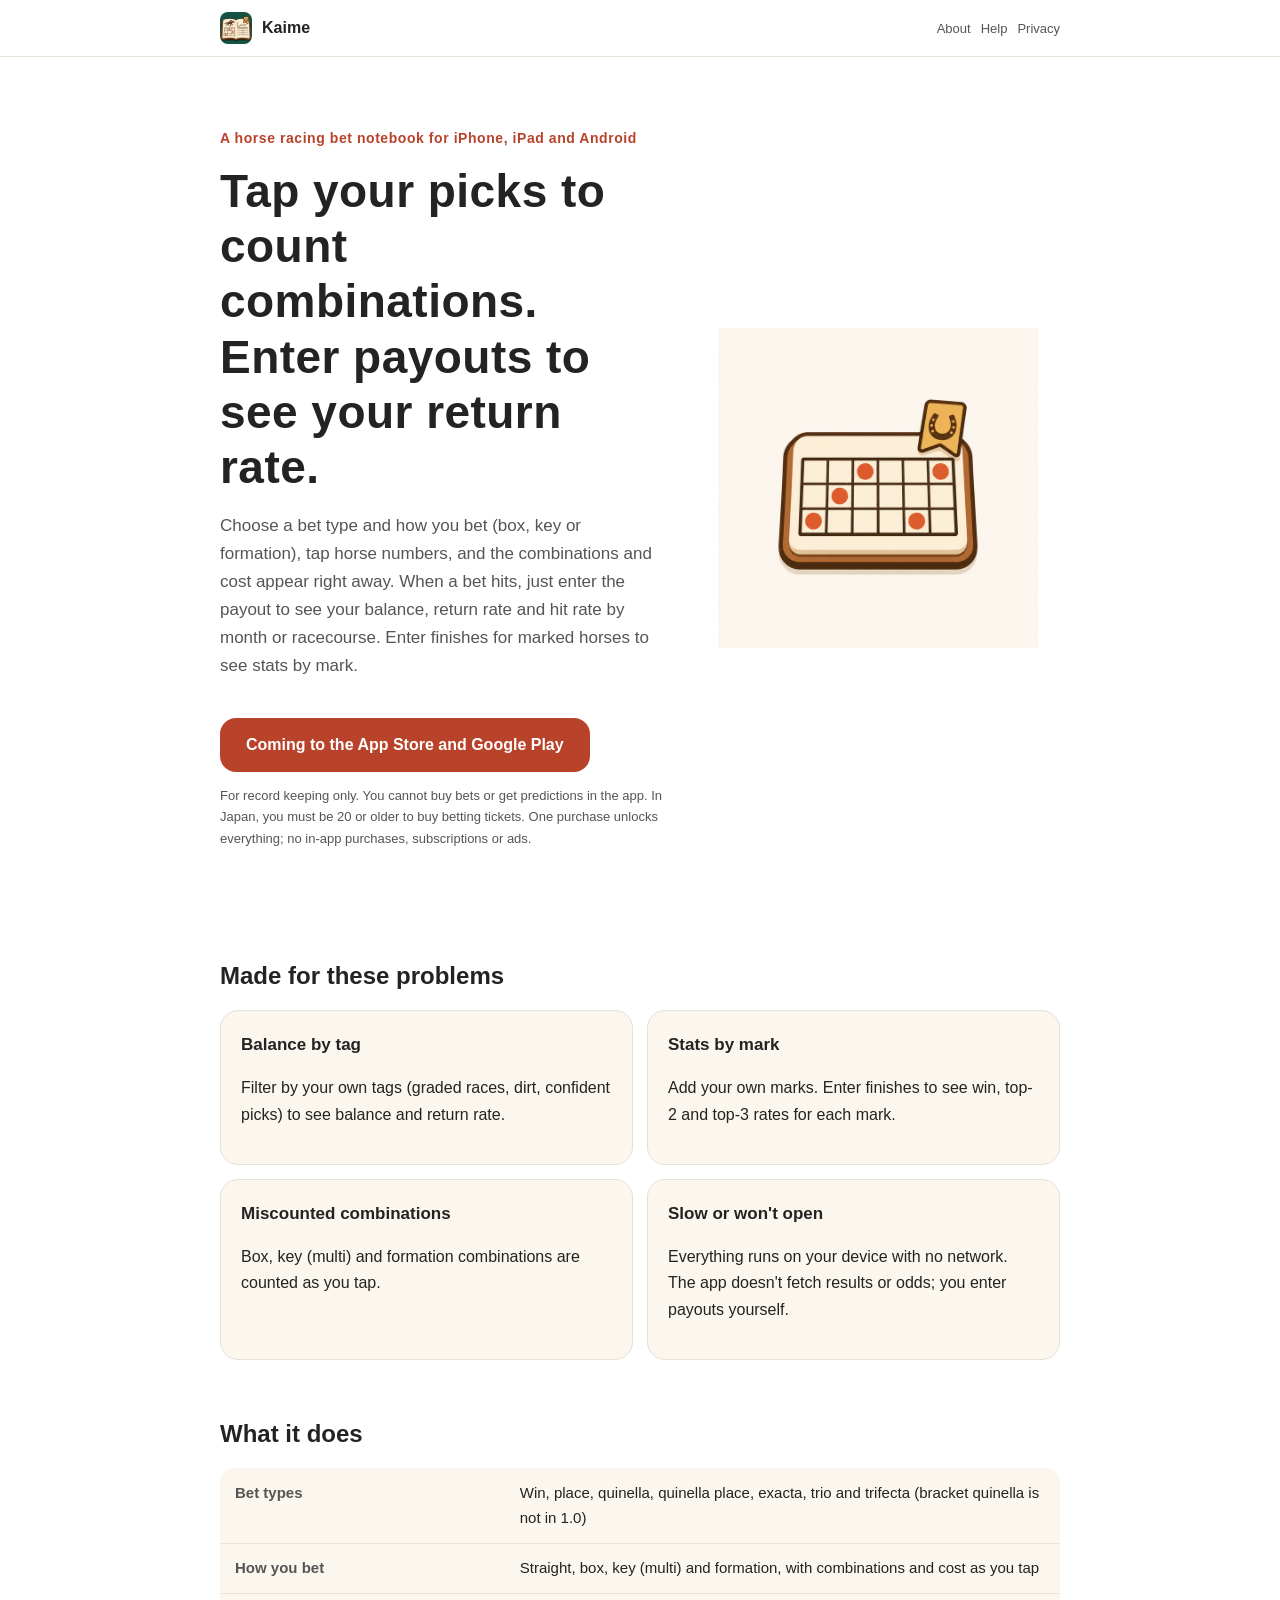
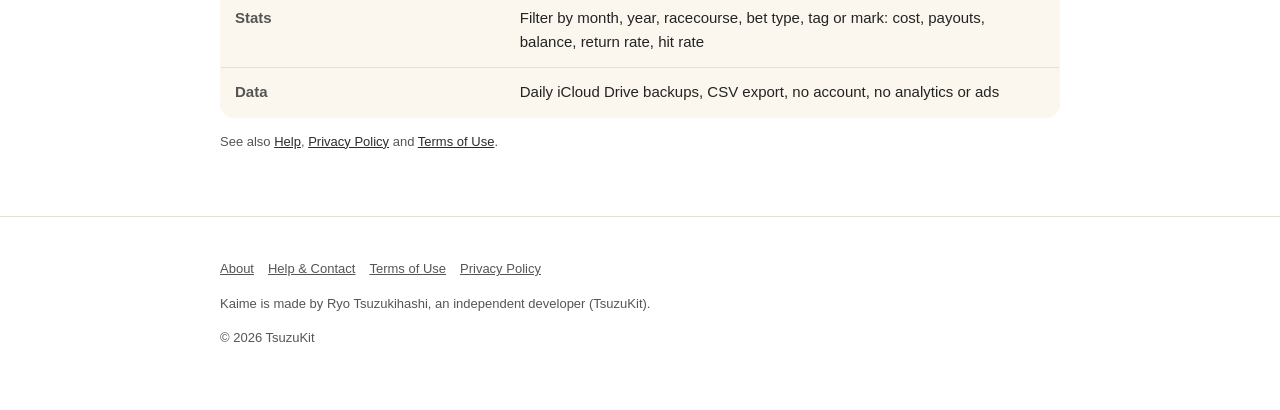
<file: index.html>
<!DOCTYPE html>
<html lang="ja" data-title-ja="かいめ｜馬券の収支と点数・印の成績" data-title-en="Kaime | Horse racing bet log">
<head>
<meta charset="UTF-8">
<meta name="viewport" content="width=device-width, initial-scale=1">
<script>(function(){var l=navigator.languages&&navigator.languages.length?navigator.languages:[navigator.language||"ja"],p="en";for(var i=0;i<l.length;i++){var c=String(l[i]).toLowerCase();if(c.indexOf("ja")===0){p="ja";break}if(c.indexOf("en")===0){p="en";break}}var d=document.documentElement;d.lang=p;var t=d.getAttribute("data-title-"+p);if(t){document.title=t}})();</script>
<title>かいめ｜馬券の収支と点数・印の成績</title>
<meta name="description" content="競馬の買い目と収支を記録する帳面。点数と購入額がその場で出て、払戻を入れると回収率。印ごとの成績も。馬券は買えません。買い切り・広告なし。 / A notebook for your horse racing bets and balance. Combinations and cost appear as you pick, and the return rate once you enter payouts. Mark stats too. No betting in the app. One purchase, no ads.">
<meta property="og:title" content="かいめ｜馬券の収支と点数・印の成績">
<meta property="og:description" content="競馬の買い目と収支を記録する帳面。点数と購入額がその場で出て、払戻を入れると回収率。印ごとの成績も。馬券は買えません。買い切り・広告なし。">
<meta property="og:type" content="website">
<meta property="og:url" content="https://kaime.tsuzukit.com/">
<meta property="og:image" content="https://kaime.tsuzukit.com/assets/og.jpg">
<link rel="icon" href="assets/icon.png">
<link rel="apple-touch-icon" href="assets/icon.png">
<link rel="stylesheet" href="style.css">
</head>
<body>
<div data-l="ja" lang="ja">
<header class="site"><div class="wrap">
<a class="brand" href="./"><img src="assets/icon.png" alt="" width="32" height="32">かいめ</a>
<nav class="site"><a href="./">紹介</a><a href="support.html">使い方</a><a href="privacy.html">プライバシー</a></nav>
</div></header>
<main class="wrap">
<section class="hero">
<div>
<p class="eyebrow">iPhone・iPad・Android の馬券の帳面</p>
<h1>買い目を押すと点数が出る。<br>払戻を入れると回収率。</h1>
<p class="lead">券種と買い方（ボックス・ながし・フォーメーション）を選んで馬番を押すと、点数と購入額がその場で出ます。当たったら払戻を入れるだけで、月や競馬場ごとの収支・回収率・的中率が分かります。印を付けた馬の着順を入れれば、印ごとの成績も。</p>
<a class="cta" href="#store" id="store">App Store・Google Play で配信予定</a>
<p class="note">記録のためのアプリです。馬券を買うこと・予想はできません。日本では馬券の購入は 20 歳からです。買い切りで全部の機能が使え、アプリ内課金・サブスクリプション・広告はありません。</p>
</div>
<img src="assets/hero.jpg" alt="帳面に買い目と印を書きこむイラスト" width="360">
</section>

<h2>こんな困りごとのために</h2>
<div class="grid two">
<div class="card"><h3>タグで収支を見たい</h3><p>重賞・ダート・自信ありなど、自由なタグで絞って収支と回収率を出します。</p></div>
<div class="card"><h3>印ごとの成績が知りたい</h3><p>印は自分で足せます。着順を入れると、印ごとの勝率・連対率・複勝率が出ます。</p></div>
<div class="card"><h3>点数の数え間違い</h3><p>ボックス・ながし（マルチ）・フォーメーションの点数を、馬番を押したその場で数えます。</p></div>
<div class="card"><h3>重い・開かない</h3><p>通信せず、端末の中だけで動きます。結果やオッズは取りに行かず、払戻は自分で入れます。</p></div>
</div>

<h2>できること</h2>
<table>
<tr><th>券種</th><td>単勝・複勝・馬連・ワイド・馬単・3連複・3連単（枠連は 1.0 では扱いません）</td></tr>
<tr><th>買い方</th><td>通常・ボックス・ながし（マルチ）・フォーメーション。点数と購入額をその場で</td></tr>
<tr><th>集計</th><td>月・年・競馬場・券種・タグ・印で絞って、購入・払戻・収支・回収率・的中率</td></tr>
<tr><th>データ</th><td>iCloud Drive の毎日の控え・CSV の書き出し・アカウントなし・解析と広告なし</td></tr>
</table>
<p class="note"><a href="support.html">使い方</a>・<a href="privacy.html">プライバシーポリシー</a>・<a href="terms.html">利用規約</a>もご覧ください。</p>
</main>
<footer class="site"><div class="wrap">
<p><a href="./">紹介</a><a href="support.html">使い方とお問い合わせ</a><a href="terms.html">利用規約</a><a href="privacy.html">プライバシーポリシー</a></p>
<p>かいめは、個人開発者の續橋涼（TsuzuKit）が作っているアプリです。</p>
<p>© 2026 TsuzuKit</p>
</div></footer>
</div>
<div data-l="en" lang="en">
<header class="site"><div class="wrap">
<a class="brand" href="./"><img src="assets/icon.png" alt="" width="32" height="32">Kaime</a>
<nav class="site"><a href="./">About</a><a href="support.html">Help</a><a href="privacy.html">Privacy</a></nav>
</div></header>
<main class="wrap">
<section class="hero">
<div>
<p class="eyebrow">A horse racing bet notebook for iPhone, iPad and Android</p>
<h1>Tap your picks to count combinations.<br>Enter payouts to see your return rate.</h1>
<p class="lead">Choose a bet type and how you bet (box, key or formation), tap horse numbers, and the combinations and cost appear right away. When a bet hits, just enter the payout to see your balance, return rate and hit rate by month or racecourse. Enter finishes for marked horses to see stats by mark.</p>
<a class="cta" href="#store" id="store">Coming to the App Store and Google Play</a>
<p class="note">For record keeping only. You cannot buy bets or get predictions in the app. In Japan, you must be 20 or older to buy betting tickets. One purchase unlocks everything; no in-app purchases, subscriptions or ads.</p>
</div>
<img src="assets/hero.jpg" alt="Illustration of writing bets and marks in a notebook" width="360">
</section>

<h2>Made for these problems</h2>
<div class="grid two">
<div class="card"><h3>Balance by tag</h3><p>Filter by your own tags (graded races, dirt, confident picks) to see balance and return rate.</p></div>
<div class="card"><h3>Stats by mark</h3><p>Add your own marks. Enter finishes to see win, top-2 and top-3 rates for each mark.</p></div>
<div class="card"><h3>Miscounted combinations</h3><p>Box, key (multi) and formation combinations are counted as you tap.</p></div>
<div class="card"><h3>Slow or won't open</h3><p>Everything runs on your device with no network. The app doesn't fetch results or odds; you enter payouts yourself.</p></div>
</div>

<h2>What it does</h2>
<table>
<tr><th>Bet types</th><td>Win, place, quinella, quinella place, exacta, trio and trifecta (bracket quinella is not in 1.0)</td></tr>
<tr><th>How you bet</th><td>Straight, box, key (multi) and formation, with combinations and cost as you tap</td></tr>
<tr><th>Stats</th><td>Filter by month, year, racecourse, bet type, tag or mark: cost, payouts, balance, return rate, hit rate</td></tr>
<tr><th>Data</th><td>Daily iCloud Drive backups, CSV export, no account, no analytics or ads</td></tr>
</table>
<p class="note">See also <a href="support.html">Help</a>, <a href="privacy.html">Privacy Policy</a> and <a href="terms.html">Terms of Use</a>.</p>
</main>
<footer class="site"><div class="wrap">
<p><a href="./">About</a><a href="support.html">Help & Contact</a><a href="terms.html">Terms of Use</a><a href="privacy.html">Privacy Policy</a></p>
<p>Kaime is made by Ryo Tsuzukihashi, an independent developer (TsuzuKit).</p>
<p>© 2026 TsuzuKit</p>
</div></footer>
</div>
</body>
</html>
</file>
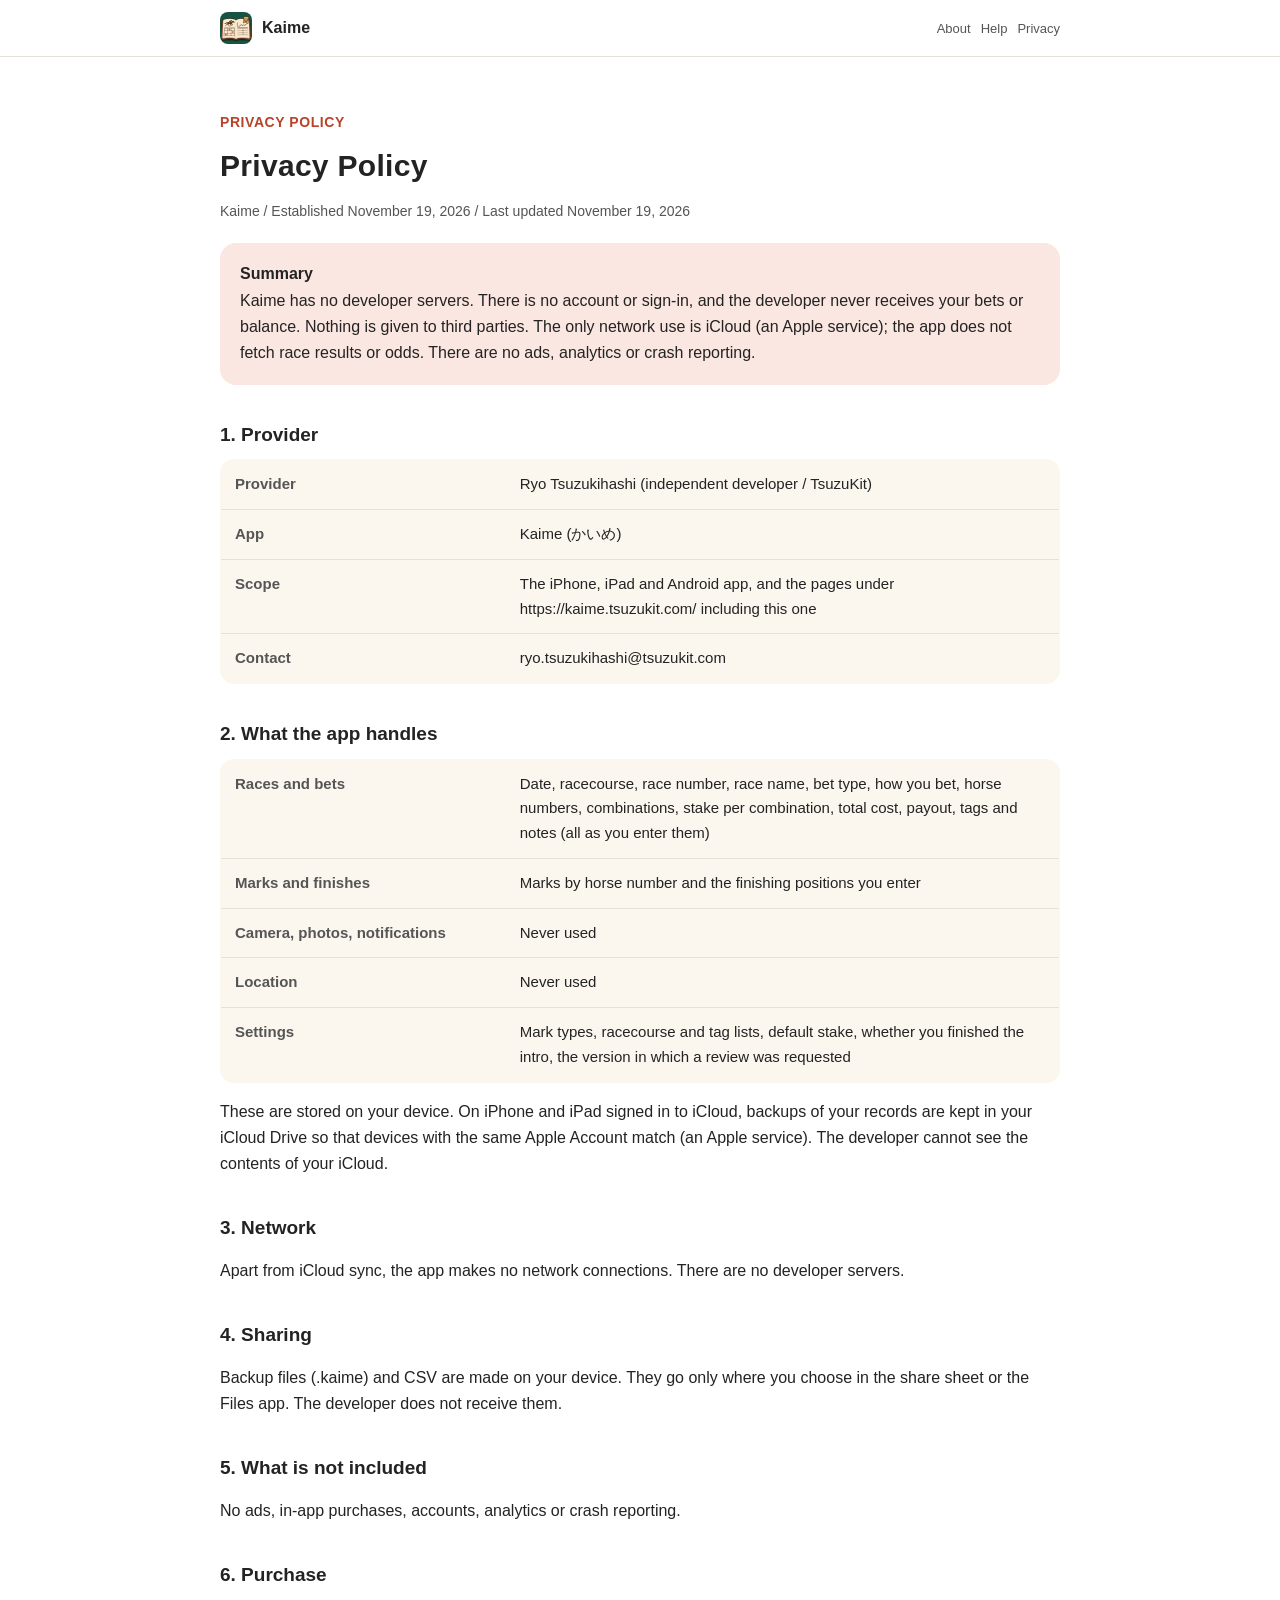
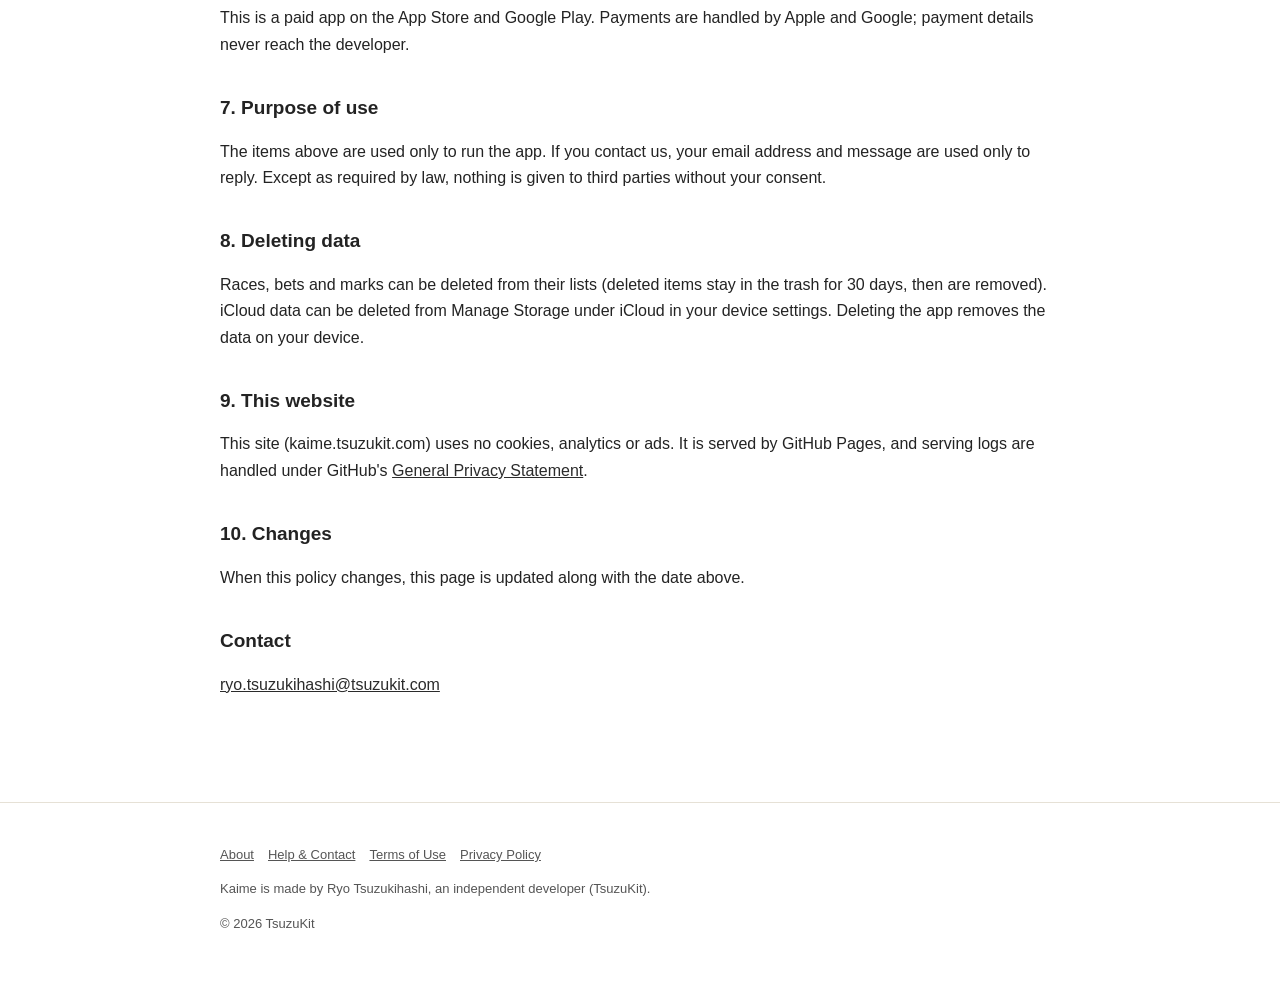
<file: privacy.html>
<!DOCTYPE html>
<html lang="ja" data-title-ja="プライバシーポリシー - かいめ" data-title-en="Privacy Policy - Kaime">
<head>
<meta charset="UTF-8">
<meta name="viewport" content="width=device-width, initial-scale=1">
<script>(function(){var l=navigator.languages&&navigator.languages.length?navigator.languages:[navigator.language||"ja"],p="en";for(var i=0;i<l.length;i++){var c=String(l[i]).toLowerCase();if(c.indexOf("ja")===0){p="ja";break}if(c.indexOf("en")===0){p="en";break}}var d=document.documentElement;d.lang=p;var t=d.getAttribute("data-title-"+p);if(t){document.title=t}})();</script>
<title>プライバシーポリシー - かいめ</title>
<meta name="description" content="かいめのプライバシーポリシー。開発者は個人情報を集めません。買い目と収支の記録は端末の外に送りません。 / Privacy Policy for Kaime. The developer collects no personal information. Your bets and balance never leave your device.">
<meta property="og:title" content="プライバシーポリシー - かいめ">
<meta property="og:description" content="かいめのプライバシーポリシー。開発者は個人情報を集めません。買い目と収支の記録は端末の外に送りません。">
<meta property="og:type" content="website">
<meta property="og:url" content="https://kaime.tsuzukit.com/privacy.html">
<meta property="og:image" content="https://kaime.tsuzukit.com/assets/og.jpg">
<link rel="icon" href="assets/icon.png">
<link rel="apple-touch-icon" href="assets/icon.png">
<link rel="stylesheet" href="style.css">
</head>
<body>
<div data-l="ja" lang="ja">
<header class="site"><div class="wrap">
<a class="brand" href="./"><img src="assets/icon.png" alt="" width="32" height="32">かいめ</a>
<nav class="site"><a href="./">紹介</a><a href="support.html">使い方</a><a href="privacy.html">プライバシー</a></nav>
</div></header>
<main class="wrap">
<article class="doc">
<p class="eyebrow">PRIVACY POLICY</p>
<h1>プライバシーポリシー</h1>
<p class="meta">かいめ／制定日 2026年11月19日／改定日 2026年11月19日</p>
<div class="summary"><strong>このポリシーの要旨</strong><br>かいめは、開発者のサーバーを持たないアプリです。アカウント登録やログインはなく、開発者があなたの買い目や収支の記録を受け取ることはありません。第三者に渡すこともありません。通信は iCloud（Apple のサービス）だけで、レースの結果やオッズを取りに行くこともありません。広告、分析ツール、クラッシュを報告する仕組みは入れていません。</div>
<h2>1. 提供者</h2>
<table>
<tr><th>提供者</th><td>續橋涼（個人開発者 / TsuzuKit）</td></tr>
<tr><th>アプリ名</th><td>かいめ（英語名 Kaime）</td></tr>
<tr><th>対象</th><td>iPhone・iPad・Android 向けアプリと、このページを含む https://kaime.tsuzukit.com/ 配下のページ</td></tr>
<tr><th>連絡先</th><td>ryo.tsuzukihashi@tsuzukit.com</td></tr>
</table>
<h2>2. アプリが扱うもの</h2>
<table>
<tr><th>レースと買い目の記録</th><td>日付・競馬場・何レース・レース名・券種・買い方・馬番・点数・1点の額・購入額・払戻・タグ・メモ（どれもあなたが入れたもの）</td></tr>
<tr><th>印と着順</th><td>馬番ごとの印と、あなたが入れた着順</td></tr>
<tr><th>カメラ・写真・通知</th><td>使いません</td></tr>
<tr><th>位置</th><td>使いません</td></tr>
<tr><th>アプリの設定</th><td>印の種類・競馬場とタグの一覧・1点の額の既定・案内を終えたかどうか・レビューのお願いを出した版</td></tr>
</table>
<p>これらは端末の中に保存します。iCloud に入っている iPhone・iPad では、記録の控えをあなたの iCloud Drive に置き、同じ Apple アカウントの端末でそろえます（Apple のサービス）。開発者は、あなたの iCloud の中身を見ることはできません。</p>
<h2>3. 通信</h2>
<p>iCloud との同期のほかに、通信はしません。開発者のサーバーはありません。</p>
<h2>4. 書き出し</h2>
<p>控えのファイル（.kaime）と CSV は端末の中で作ります。送り先は、あなたが共有の画面やファイル App で選んだ場所です。開発者には届きません。</p>
<h2>5. 入れていないもの</h2>
<p>広告・アプリ内課金・アカウント登録・分析ツール・クラッシュの報告は入れていません。</p>
<h2>6. 購入</h2>
<p>本アプリは App Store と Google Play の有料アプリです。お支払いは Apple・Google が処理し、支払いの情報は開発者には届きません。</p>
<h2>7. 情報を使う目的</h2>
<p>上のものは、アプリを動かすためだけに使います。お問い合わせをいただいたときは、メールアドレスと内容をお返事のためだけに使います。法令にもとづく場合を除き、本人の同意なく第三者に渡すことはありません。</p>
<h2>8. 消したいとき</h2>
<p>レース・買い目・印は、それぞれの一覧から消せます（消したものはゴミ箱に30日残り、そのあと消えます）。iCloud の記録は、端末の設定の iCloud の「ストレージを管理」から消せます。アプリを消すと、端末の中のデータは消えます。</p>
<h2>9. このウェブサイトについて</h2>
<p>このサイト（kaime.tsuzukit.com）は、Cookie も、アクセスを計測する仕組みも、広告も使っていません。サイトは GitHub Pages で配信しており、配信の記録は GitHub の <a href="https://docs.github.com/ja/site-policy/privacy-policies/github-general-privacy-statement">プライバシーについての声明</a> に沿って扱われます。</p>
<h2>10. 改定</h2>
<p>このポリシーを変えるときは、このページを書きかえ、上の改定日を新しくします。</p>
<h2>お問い合わせ</h2>
<p><a href="mailto:ryo.tsuzukihashi@tsuzukit.com">ryo.tsuzukihashi@tsuzukit.com</a></p>
</article>
</main>
<footer class="site"><div class="wrap">
<p><a href="./">紹介</a><a href="support.html">使い方とお問い合わせ</a><a href="terms.html">利用規約</a><a href="privacy.html">プライバシーポリシー</a></p>
<p>かいめは、個人開発者の續橋涼（TsuzuKit）が作っているアプリです。</p>
<p>© 2026 TsuzuKit</p>
</div></footer>
</div>
<div data-l="en" lang="en">
<header class="site"><div class="wrap">
<a class="brand" href="./"><img src="assets/icon.png" alt="" width="32" height="32">Kaime</a>
<nav class="site"><a href="./">About</a><a href="support.html">Help</a><a href="privacy.html">Privacy</a></nav>
</div></header>
<main class="wrap">
<article class="doc">
<p class="eyebrow">PRIVACY POLICY</p>
<h1>Privacy Policy</h1>
<p class="meta">Kaime / Established November 19, 2026 / Last updated November 19, 2026</p>
<div class="summary"><strong>Summary</strong><br>Kaime has no developer servers. There is no account or sign-in, and the developer never receives your bets or balance. Nothing is given to third parties. The only network use is iCloud (an Apple service); the app does not fetch race results or odds. There are no ads, analytics or crash reporting.</div>
<h2>1. Provider</h2>
<table>
<tr><th>Provider</th><td>Ryo Tsuzukihashi (independent developer / TsuzuKit)</td></tr>
<tr><th>App</th><td>Kaime (かいめ)</td></tr>
<tr><th>Scope</th><td>The iPhone, iPad and Android app, and the pages under https://kaime.tsuzukit.com/ including this one</td></tr>
<tr><th>Contact</th><td>ryo.tsuzukihashi@tsuzukit.com</td></tr>
</table>
<h2>2. What the app handles</h2>
<table>
<tr><th>Races and bets</th><td>Date, racecourse, race number, race name, bet type, how you bet, horse numbers, combinations, stake per combination, total cost, payout, tags and notes (all as you enter them)</td></tr>
<tr><th>Marks and finishes</th><td>Marks by horse number and the finishing positions you enter</td></tr>
<tr><th>Camera, photos, notifications</th><td>Never used</td></tr>
<tr><th>Location</th><td>Never used</td></tr>
<tr><th>Settings</th><td>Mark types, racecourse and tag lists, default stake, whether you finished the intro, the version in which a review was requested</td></tr>
</table>
<p>These are stored on your device. On iPhone and iPad signed in to iCloud, backups of your records are kept in your iCloud Drive so that devices with the same Apple Account match (an Apple service). The developer cannot see the contents of your iCloud.</p>
<h2>3. Network</h2>
<p>Apart from iCloud sync, the app makes no network connections. There are no developer servers.</p>
<h2>4. Sharing</h2>
<p>Backup files (.kaime) and CSV are made on your device. They go only where you choose in the share sheet or the Files app. The developer does not receive them.</p>
<h2>5. What is not included</h2>
<p>No ads, in-app purchases, accounts, analytics or crash reporting.</p>
<h2>6. Purchase</h2>
<p>This is a paid app on the App Store and Google Play. Payments are handled by Apple and Google; payment details never reach the developer.</p>
<h2>7. Purpose of use</h2>
<p>The items above are used only to run the app. If you contact us, your email address and message are used only to reply. Except as required by law, nothing is given to third parties without your consent.</p>
<h2>8. Deleting data</h2>
<p>Races, bets and marks can be deleted from their lists (deleted items stay in the trash for 30 days, then are removed). iCloud data can be deleted from Manage Storage under iCloud in your device settings. Deleting the app removes the data on your device.</p>
<h2>9. This website</h2>
<p>This site (kaime.tsuzukit.com) uses no cookies, analytics or ads. It is served by GitHub Pages, and serving logs are handled under GitHub's <a href="https://docs.github.com/en/site-policy/privacy-policies/github-general-privacy-statement">General Privacy Statement</a>.</p>
<h2>10. Changes</h2>
<p>When this policy changes, this page is updated along with the date above.</p>
<h2>Contact</h2>
<p><a href="mailto:ryo.tsuzukihashi@tsuzukit.com">ryo.tsuzukihashi@tsuzukit.com</a></p>
</article>
</main>
<footer class="site"><div class="wrap">
<p><a href="./">About</a><a href="support.html">Help & Contact</a><a href="terms.html">Terms of Use</a><a href="privacy.html">Privacy Policy</a></p>
<p>Kaime is made by Ryo Tsuzukihashi, an independent developer (TsuzuKit).</p>
<p>© 2026 TsuzuKit</p>
</div></footer>
</div>
</body>
</html>
</file>
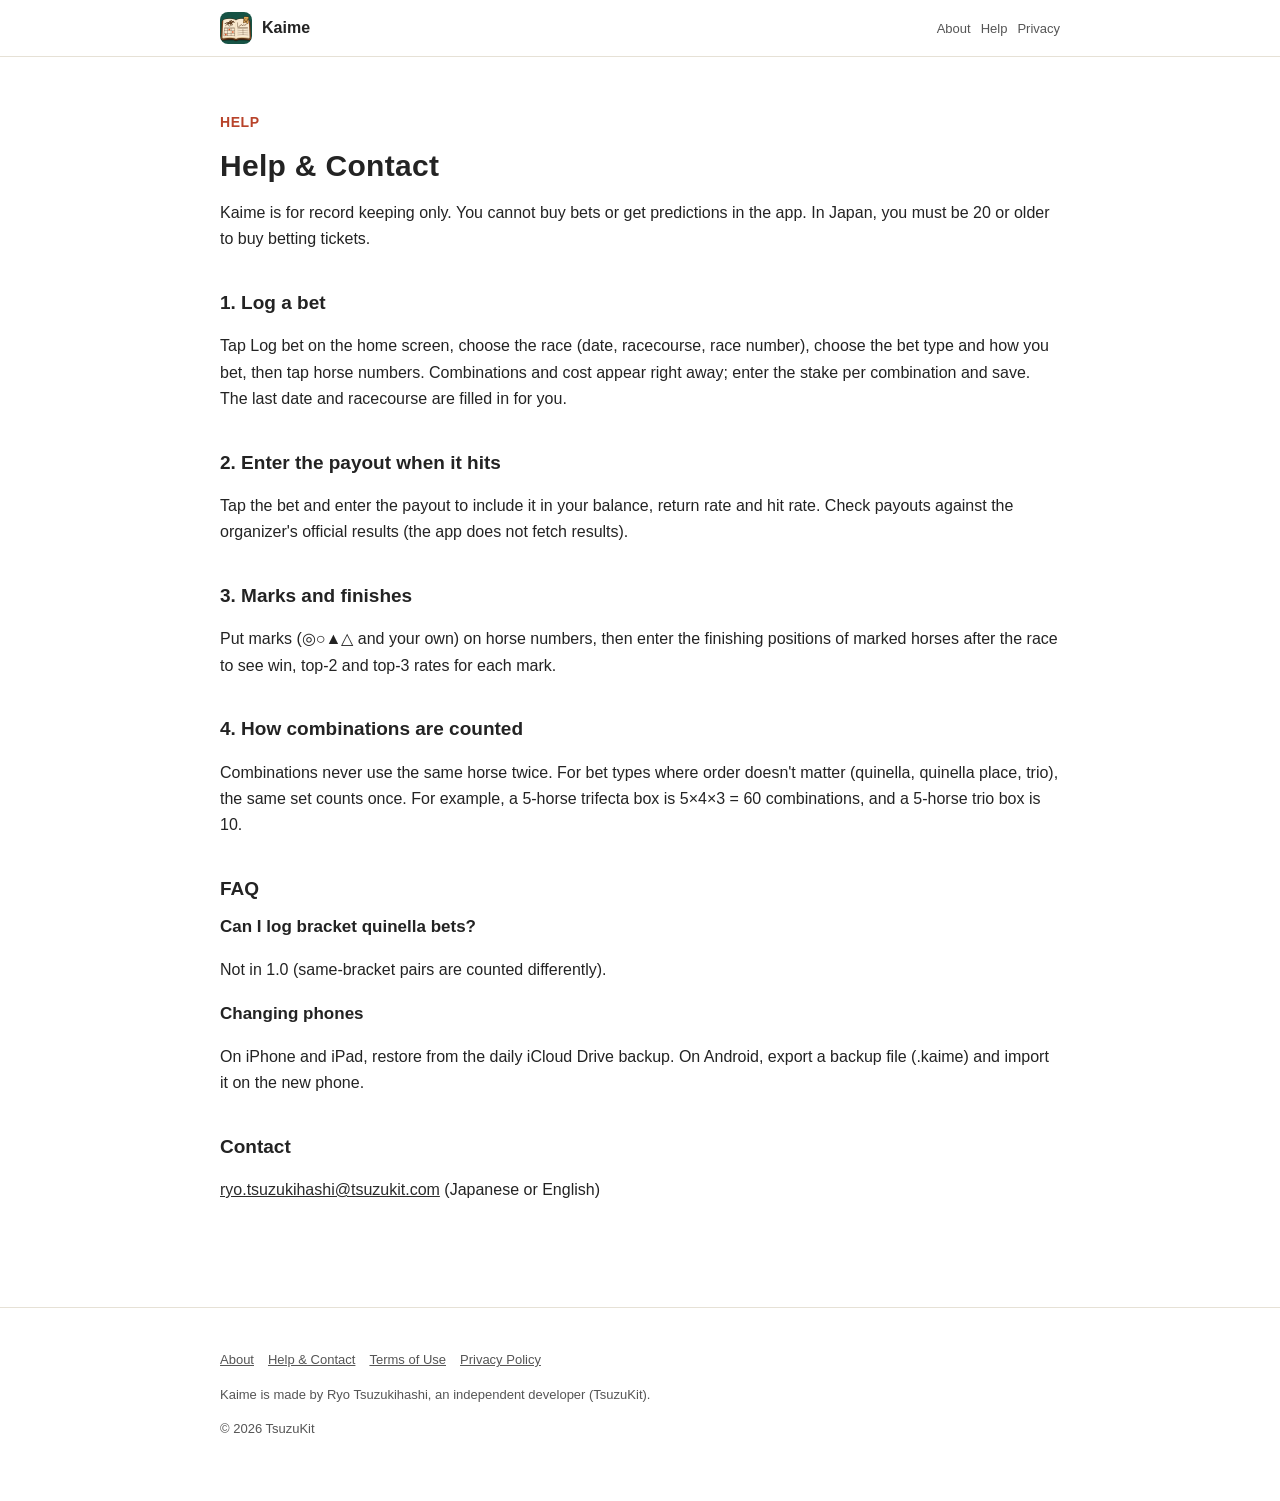
<file: support.html>
<!DOCTYPE html>
<html lang="ja" data-title-ja="使い方とお問い合わせ - かいめ" data-title-en="Help &amp; Contact - Kaime">
<head>
<meta charset="UTF-8">
<meta name="viewport" content="width=device-width, initial-scale=1">
<script>(function(){var l=navigator.languages&&navigator.languages.length?navigator.languages:[navigator.language||"ja"],p="en";for(var i=0;i<l.length;i++){var c=String(l[i]).toLowerCase();if(c.indexOf("ja")===0){p="ja";break}if(c.indexOf("en")===0){p="en";break}}var d=document.documentElement;d.lang=p;var t=d.getAttribute("data-title-"+p);if(t){document.title=t}})();</script>
<title>使い方とお問い合わせ - かいめ</title>
<meta name="description" content="かいめの使い方（買い目の記録・点数の数え方・払戻・印と着順・集計）とよくあるご質問、お問い合わせ。 / How to use Kaime (logging bets, how combinations are counted, payouts, marks and finishes, stats), FAQ and contact.">
<meta property="og:title" content="使い方とお問い合わせ - かいめ">
<meta property="og:description" content="かいめの使い方（買い目の記録・点数の数え方・払戻・印と着順・集計）とよくあるご質問、お問い合わせ。">
<meta property="og:type" content="website">
<meta property="og:url" content="https://kaime.tsuzukit.com/support.html">
<meta property="og:image" content="https://kaime.tsuzukit.com/assets/og.jpg">
<link rel="icon" href="assets/icon.png">
<link rel="apple-touch-icon" href="assets/icon.png">
<link rel="stylesheet" href="style.css">
</head>
<body>
<div data-l="ja" lang="ja">
<header class="site"><div class="wrap">
<a class="brand" href="./"><img src="assets/icon.png" alt="" width="32" height="32">かいめ</a>
<nav class="site"><a href="./">紹介</a><a href="support.html">使い方</a><a href="privacy.html">プライバシー</a></nav>
</div></header>
<main class="wrap">
<article class="doc">
<p class="eyebrow">HELP</p>
<h1>使い方とお問い合わせ</h1>
<p>かいめは記録のためのアプリです。馬券を買うこと・予想はできません。日本では馬券の購入は 20 歳からです。</p>
<h2>1. 買い目を記録する</h2>
<p>ホームの［買い目を記録］で、レース（日付・競馬場・何レース）を選び、券種と買い方を選んで馬番を押します。点数と購入額がその場で出るので、1点の額を入れて保存します。前と同じ日・競馬場が最初から入っています。</p>
<h2>2. 当たったら払戻を入れる</h2>
<p>買い目を押して払戻の額を入れると、収支・回収率・的中率に入ります。払戻は主催者の公式の発表で確かめてください（アプリは結果を取りに行きません）。</p>
<h2>3. 印と着順</h2>
<p>レースの馬番のますに印（◎○▲△ など。自分で足せます）を付け、レースのあとで印の馬の着順を入れると、印ごとの勝率・連対率・複勝率が出ます。</p>
<h2>4. 点数の数え方</h2>
<p>同じ馬を2回使わない組み合わせの数です。馬連・ワイド・3連複のように順番を問わない券種は、同じ組を1つと数えます。たとえば 3連単のボックスで5頭なら 5×4×3 = 60 点、3連複のボックスで5頭なら 10 点です。</p>
<h2>よくあるご質問</h2>
<h3>枠連は記録できますか</h3>
<p>1.0 では扱いません（同じ枠のゾロ目の数え方が違うため）。</p>
<h3>機種変更のとき</h3>
<p>iPhone・iPad は iCloud Drive の毎日の控えから戻せます。Android は控えのファイル（.kaime）を書き出して、新しい端末で読みこみます。</p>
<h2>お問い合わせ</h2>
<p><a href="mailto:ryo.tsuzukihashi@tsuzukit.com">ryo.tsuzukihashi@tsuzukit.com</a>（日本語・英語）</p>
</article>
</main>
<footer class="site"><div class="wrap">
<p><a href="./">紹介</a><a href="support.html">使い方とお問い合わせ</a><a href="terms.html">利用規約</a><a href="privacy.html">プライバシーポリシー</a></p>
<p>かいめは、個人開発者の續橋涼（TsuzuKit）が作っているアプリです。</p>
<p>© 2026 TsuzuKit</p>
</div></footer>
</div>
<div data-l="en" lang="en">
<header class="site"><div class="wrap">
<a class="brand" href="./"><img src="assets/icon.png" alt="" width="32" height="32">Kaime</a>
<nav class="site"><a href="./">About</a><a href="support.html">Help</a><a href="privacy.html">Privacy</a></nav>
</div></header>
<main class="wrap">
<article class="doc">
<p class="eyebrow">HELP</p>
<h1>Help &amp; Contact</h1>
<p>Kaime is for record keeping only. You cannot buy bets or get predictions in the app. In Japan, you must be 20 or older to buy betting tickets.</p>
<h2>1. Log a bet</h2>
<p>Tap Log bet on the home screen, choose the race (date, racecourse, race number), choose the bet type and how you bet, then tap horse numbers. Combinations and cost appear right away; enter the stake per combination and save. The last date and racecourse are filled in for you.</p>
<h2>2. Enter the payout when it hits</h2>
<p>Tap the bet and enter the payout to include it in your balance, return rate and hit rate. Check payouts against the organizer's official results (the app does not fetch results).</p>
<h2>3. Marks and finishes</h2>
<p>Put marks (◎○▲△ and your own) on horse numbers, then enter the finishing positions of marked horses after the race to see win, top-2 and top-3 rates for each mark.</p>
<h2>4. How combinations are counted</h2>
<p>Combinations never use the same horse twice. For bet types where order doesn't matter (quinella, quinella place, trio), the same set counts once. For example, a 5-horse trifecta box is 5×4×3 = 60 combinations, and a 5-horse trio box is 10.</p>
<h2>FAQ</h2>
<h3>Can I log bracket quinella bets?</h3>
<p>Not in 1.0 (same-bracket pairs are counted differently).</p>
<h3>Changing phones</h3>
<p>On iPhone and iPad, restore from the daily iCloud Drive backup. On Android, export a backup file (.kaime) and import it on the new phone.</p>
<h2>Contact</h2>
<p><a href="mailto:ryo.tsuzukihashi@tsuzukit.com">ryo.tsuzukihashi@tsuzukit.com</a> (Japanese or English)</p>
</article>
</main>
<footer class="site"><div class="wrap">
<p><a href="./">About</a><a href="support.html">Help & Contact</a><a href="terms.html">Terms of Use</a><a href="privacy.html">Privacy Policy</a></p>
<p>Kaime is made by Ryo Tsuzukihashi, an independent developer (TsuzuKit).</p>
<p>© 2026 TsuzuKit</p>
</div></footer>
</div>
</body>
</html>
</file>
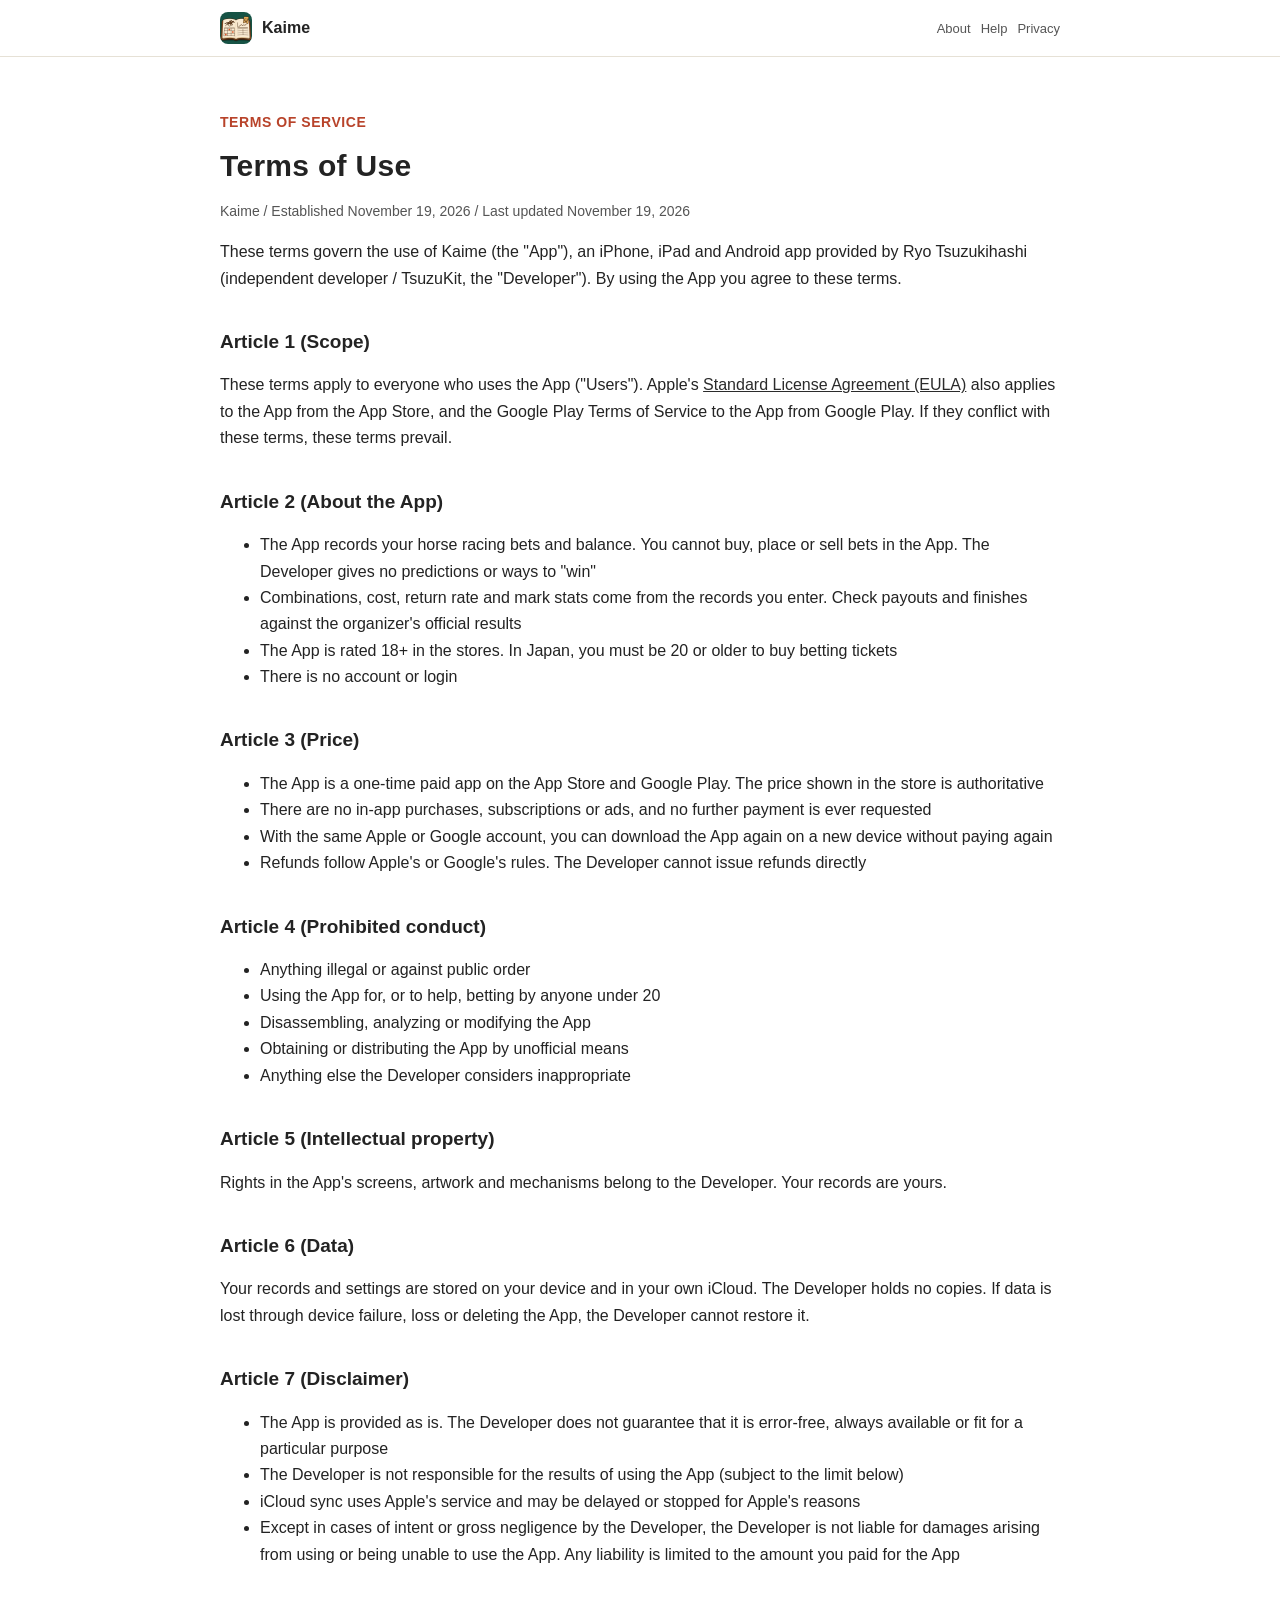
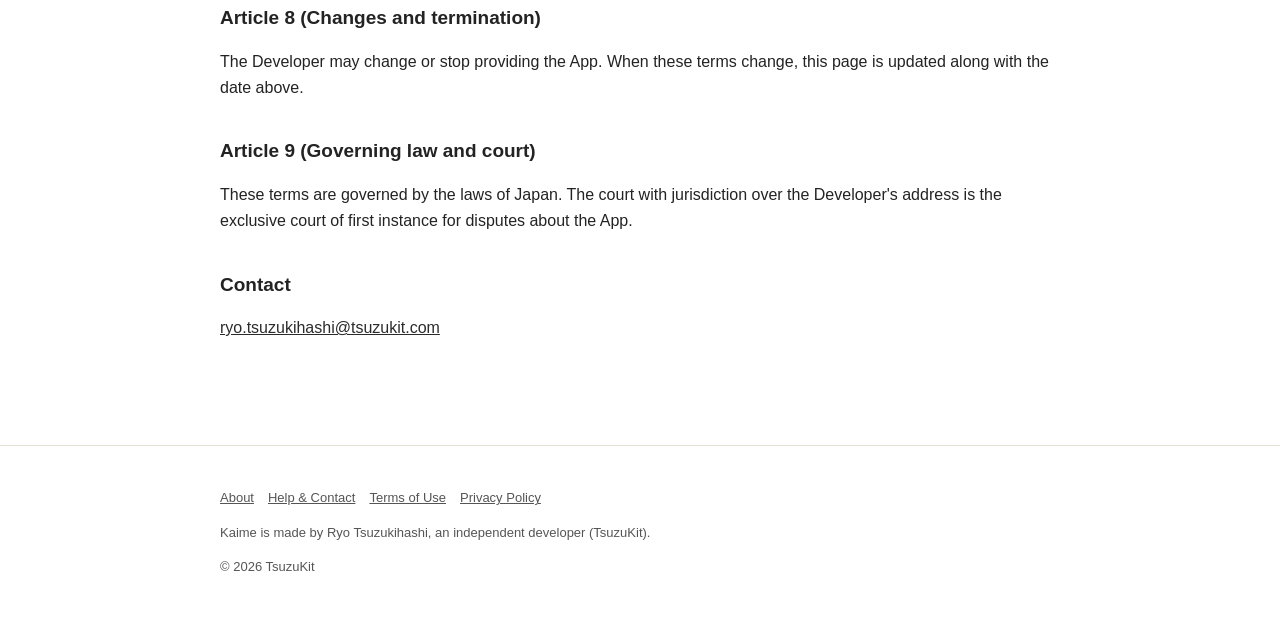
<file: terms.html>
<!DOCTYPE html>
<html lang="ja" data-title-ja="利用規約 - かいめ" data-title-en="Terms of Use - Kaime">
<head>
<meta charset="UTF-8">
<meta name="viewport" content="width=device-width, initial-scale=1">
<script>(function(){var l=navigator.languages&&navigator.languages.length?navigator.languages:[navigator.language||"ja"],p="en";for(var i=0;i<l.length;i++){var c=String(l[i]).toLowerCase();if(c.indexOf("ja")===0){p="ja";break}if(c.indexOf("en")===0){p="en";break}}var d=document.documentElement;d.lang=p;var t=d.getAttribute("data-title-"+p);if(t){document.title=t}})();</script>
<title>利用規約 - かいめ</title>
<meta name="description" content="かいめの利用規約。 / Terms of Use for Kaime.">
<meta property="og:title" content="利用規約 - かいめ">
<meta property="og:description" content="かいめの利用規約。">
<meta property="og:type" content="website">
<meta property="og:url" content="https://kaime.tsuzukit.com/terms.html">
<meta property="og:image" content="https://kaime.tsuzukit.com/assets/og.jpg">
<link rel="icon" href="assets/icon.png">
<link rel="apple-touch-icon" href="assets/icon.png">
<link rel="stylesheet" href="style.css">
</head>
<body>
<div data-l="ja" lang="ja">
<header class="site"><div class="wrap">
<a class="brand" href="./"><img src="assets/icon.png" alt="" width="32" height="32">かいめ</a>
<nav class="site"><a href="./">紹介</a><a href="support.html">使い方</a><a href="privacy.html">プライバシー</a></nav>
</div></header>
<main class="wrap">
<article class="doc">
<p class="eyebrow">TERMS OF SERVICE</p>
<h1>利用規約</h1>
<p class="meta">かいめ／制定日 2026年11月19日／改定日 2026年11月19日</p>
<p>この規約は、續橋涼（個人開発者 / TsuzuKit。以下「開発者」）が提供する iPhone・iPad・Android アプリ「かいめ」（以下「本アプリ」）を使うときの決まりです。本アプリを使った時点で、この規約に同意したものとします。</p>
<h2>第1条（適用）</h2>
<p>この規約は、本アプリを使うすべての方（以下「利用者」）に適用されます。App Store から入れた本アプリには、Apple が定める<a href="https://www.apple.com/legal/internet-services/itunes/dev/stdeula/">標準のライセンス契約（EULA）</a>も、Google Play から入れた本アプリには Google Play の利用規約も、あわせて適用されます。この規約とそれらが食い違うときは、この規約を優先します。</p>
<h2>第2条（本アプリについて）</h2>
<ul>
<li>本アプリは、競馬の馬券の買い目と収支を記録するための道具です。本アプリで馬券を買うこと・投票すること・売ることはできません。開発者は予想や「勝てる」買い方を示しません</li>
<li>点数・購入額・回収率・印の成績は、利用者が入れた記録から出すものです。払戻と着順は、主催者の公式の発表で確かめてください</li>
<li>本アプリはストアで 18 歳以上向けとしています。日本では、馬券を買えるのは 20 歳からです</li>
<li>アカウント登録やログインはありません</li>
</ul>
<h2>第3条（料金）</h2>
<ul>
<li>本アプリは、App Store・Google Play で購入する買い切りの有料アプリです。価格はストアに表示されるものが正です</li>
<li>アプリ内課金、サブスクリプション、広告はありません。購入したあとに追加の支払いを求めることはありません</li>
<li>同じ Apple アカウント・Google アカウントであれば、機種変更やアプリの入れ直しのときに、もう一度お支払いいただかずにダウンロードできます</li>
<li>返金は Apple・Google の規定に従います。開発者が直接返金することはできません</li>
</ul>
<h2>第4条（禁止事項）</h2>
<p>本アプリを使うとき、次のことをしてはいけません。</p>
<ul>
<li>法令や公序良俗に反すること</li>
<li>20 歳未満の方の馬券の購入に使うこと、または手伝うこと</li>
<li>本アプリを分解・解析・改変すること</li>
<li>本アプリを正規の方法以外で入手したり、配ったりすること</li>
<li>そのほか、開発者が不適切と判断すること</li>
</ul>
<h2>第5条（知的財産）</h2>
<p>本アプリの画面・絵・仕組みについての権利は、開発者にあります。利用者が入れた記録は、利用者のものです。</p>
<h2>第6条（データ）</h2>
<p>記録・設定は、利用者の端末と、利用者の iCloud に保存されます。開発者はその記録を持っていません。端末の故障や紛失、アプリの削除などで消えても、開発者は元に戻すことができません。</p>
<h2>第7条（免責事項）</h2>
<ul>
<li>本アプリは、そのままの状態で提供します。開発者は、本アプリに誤りがないこと、いつでも使えること、特定の目的に合うことを保証しません</li>
<li>本アプリを使った結果について、開発者は責任を負いません（下の項の上限のとおり）</li>
<li>iCloud の同期は Apple のサービスを使うため、Apple の都合で遅れたり止まったりすることがあります</li>
<li>本アプリを使ったこと、または使えなかったことで利用者や周りの人に損害が生じても、開発者に故意または重大な過失がある場合を除き、開発者は責任を負いません。責任を負う場合も、利用者が本アプリに支払った金額を上限とします</li>
</ul>
<h2>第8条（変更と終了）</h2>
<p>開発者は、本アプリの内容を変えること、提供を終えることがあります。この規約を変えるときは、このページを書きかえ、上の改定日を新しくします。</p>
<h2>第9条（準拠法と裁判所）</h2>
<p>この規約は日本法に従います。本アプリについての争いは、開発者の住所地を管轄する裁判所を、第一審の専属的な合意管轄裁判所とします。</p>
<h2>お問い合わせ</h2>
<p><a href="mailto:ryo.tsuzukihashi@tsuzukit.com">ryo.tsuzukihashi@tsuzukit.com</a></p>
</article>
</main>
<footer class="site"><div class="wrap">
<p><a href="./">紹介</a><a href="support.html">使い方とお問い合わせ</a><a href="terms.html">利用規約</a><a href="privacy.html">プライバシーポリシー</a></p>
<p>かいめは、個人開発者の續橋涼（TsuzuKit）が作っているアプリです。</p>
<p>© 2026 TsuzuKit</p>
</div></footer>
</div>
<div data-l="en" lang="en">
<header class="site"><div class="wrap">
<a class="brand" href="./"><img src="assets/icon.png" alt="" width="32" height="32">Kaime</a>
<nav class="site"><a href="./">About</a><a href="support.html">Help</a><a href="privacy.html">Privacy</a></nav>
</div></header>
<main class="wrap">
<article class="doc">
<p class="eyebrow">TERMS OF SERVICE</p>
<h1>Terms of Use</h1>
<p class="meta">Kaime / Established November 19, 2026 / Last updated November 19, 2026</p>
<p>These terms govern the use of Kaime (the "App"), an iPhone, iPad and Android app provided by Ryo Tsuzukihashi (independent developer / TsuzuKit, the "Developer"). By using the App you agree to these terms.</p>
<h2>Article 1 (Scope)</h2>
<p>These terms apply to everyone who uses the App ("Users"). Apple's <a href="https://www.apple.com/legal/internet-services/itunes/dev/stdeula/">Standard License Agreement (EULA)</a> also applies to the App from the App Store, and the Google Play Terms of Service to the App from Google Play. If they conflict with these terms, these terms prevail.</p>
<h2>Article 2 (About the App)</h2>
<ul>
<li>The App records your horse racing bets and balance. You cannot buy, place or sell bets in the App. The Developer gives no predictions or ways to "win"</li>
<li>Combinations, cost, return rate and mark stats come from the records you enter. Check payouts and finishes against the organizer's official results</li>
<li>The App is rated 18+ in the stores. In Japan, you must be 20 or older to buy betting tickets</li>
<li>There is no account or login</li>
</ul>
<h2>Article 3 (Price)</h2>
<ul>
<li>The App is a one-time paid app on the App Store and Google Play. The price shown in the store is authoritative</li>
<li>There are no in-app purchases, subscriptions or ads, and no further payment is ever requested</li>
<li>With the same Apple or Google account, you can download the App again on a new device without paying again</li>
<li>Refunds follow Apple's or Google's rules. The Developer cannot issue refunds directly</li>
</ul>
<h2>Article 4 (Prohibited conduct)</h2>
<ul>
<li>Anything illegal or against public order</li>
<li>Using the App for, or to help, betting by anyone under 20</li>
<li>Disassembling, analyzing or modifying the App</li>
<li>Obtaining or distributing the App by unofficial means</li>
<li>Anything else the Developer considers inappropriate</li>
</ul>
<h2>Article 5 (Intellectual property)</h2>
<p>Rights in the App's screens, artwork and mechanisms belong to the Developer. Your records are yours.</p>
<h2>Article 6 (Data)</h2>
<p>Your records and settings are stored on your device and in your own iCloud. The Developer holds no copies. If data is lost through device failure, loss or deleting the App, the Developer cannot restore it.</p>
<h2>Article 7 (Disclaimer)</h2>
<ul>
<li>The App is provided as is. The Developer does not guarantee that it is error-free, always available or fit for a particular purpose</li>
<li>The Developer is not responsible for the results of using the App (subject to the limit below)</li>
<li>iCloud sync uses Apple's service and may be delayed or stopped for Apple's reasons</li>
<li>Except in cases of intent or gross negligence by the Developer, the Developer is not liable for damages arising from using or being unable to use the App. Any liability is limited to the amount you paid for the App</li>
</ul>
<h2>Article 8 (Changes and termination)</h2>
<p>The Developer may change or stop providing the App. When these terms change, this page is updated along with the date above.</p>
<h2>Article 9 (Governing law and court)</h2>
<p>These terms are governed by the laws of Japan. The court with jurisdiction over the Developer's address is the exclusive court of first instance for disputes about the App.</p>
<h2>Contact</h2>
<p><a href="mailto:ryo.tsuzukihashi@tsuzukit.com">ryo.tsuzukihashi@tsuzukit.com</a></p>
</article>
</main>
<footer class="site"><div class="wrap">
<p><a href="./">About</a><a href="support.html">Help & Contact</a><a href="terms.html">Terms of Use</a><a href="privacy.html">Privacy Policy</a></p>
<p>Kaime is made by Ryo Tsuzukihashi, an independent developer (TsuzuKit).</p>
<p>© 2026 TsuzuKit</p>
</div></footer>
</div>
</body>
</html>
</file>
<file: style.css>
/* かいめ — 白い地・墨の文字・朱の差し色（白の上で 4.5:1 以上） */
:root {
  --paper: #ffffff; --card: #fbf7ee; --ink: #232323; --sub: #555555; --line: #e6e1d6;
  --vermilion: #b8432a; --vermilion-soft: #fbe7e1; --navy: #2b2b2b; --correct: #3f7a33;
}
@media (prefers-color-scheme: dark) {
  :root { --paper: #121418; --card: #1b1e24; --ink: #eef0f4; --sub: #b4b9c4; --line: #2a2f38;
    --vermilion: #ffd45c; --vermilion-soft: #2a2618; --navy: #ffd45c; --correct: #9fd08c; }
}
* { box-sizing: border-box; }
html { -webkit-text-size-adjust: 100%; }
body { margin: 0; background: var(--paper); color: var(--ink); line-height: 1.8;
  font-family: -apple-system, BlinkMacSystemFont, "Hiragino Sans", "Hiragino Kaku Gothic ProN", "Noto Sans JP", sans-serif; }
a { color: var(--navy); }
.wrap { max-width: 880px; margin: 0 auto; padding: 0 20px; }
header.site { border-bottom: 1px solid var(--line); background: var(--paper); position: sticky; top: 0; z-index: 5; }
header.site .wrap { display: flex; align-items: center; gap: 16px; min-height: 56px; }
.brand { display: flex; align-items: center; gap: 10px; font-weight: 800; text-decoration: none; color: var(--ink); margin-right: auto; }
.brand img { width: 32px; height: 32px; border-radius: 8px; }
nav.site a { font-size: 14px; text-decoration: none; color: var(--sub); margin-left: 14px; white-space: nowrap; }
nav.site a:hover { color: var(--ink); }
.hero { padding: 56px 0 40px; display: grid; gap: 32px; align-items: center; }
@media (min-width: 760px) { .hero { grid-template-columns: 1.1fr 0.9fr; } }
.eyebrow { color: var(--vermilion); font-weight: 700; font-size: 14px; letter-spacing: 0.04em; }
h1 { font-size: clamp(30px, 6vw, 46px); line-height: 1.35; margin: 8px 0 16px; letter-spacing: 0.01em; }
h2 { font-size: 24px; margin: 56px 0 16px; line-height: 1.5; }
h3 { font-size: 17px; margin: 0 0 6px; }
.lead { font-size: 17px; color: var(--sub); }
.cta { display: inline-block; margin-top: 20px; background: var(--vermilion); color: #ffffff; font-weight: 700; text-decoration: none;
  padding: 14px 26px; border-radius: 16px; }
.note { font-size: 13px; color: var(--sub); }
.hero img { width: 100%; max-width: 320px; height: auto; justify-self: center; }
.grid { display: grid; gap: 14px; }
@media (min-width: 700px) { .grid.two { grid-template-columns: 1fr 1fr; } .grid.three { grid-template-columns: repeat(3, 1fr); } }
.card { background: var(--card); border: 1px solid var(--line); border-radius: 18px; padding: 20px; }
.card.em { background: var(--vermilion-soft); border-color: transparent; }
.steps { counter-reset: step; }
.steps .card { position: relative; padding-left: 62px; }
.steps .card::before { counter-increment: step; content: counter(step); position: absolute; left: 18px; top: 18px; width: 32px; height: 32px;
  border-radius: 50%; border: 2.5px solid var(--vermilion); color: var(--vermilion); font-weight: 800; display: grid; place-items: center; }
table { width: 100%; border-collapse: collapse; background: var(--card); border: 1px solid var(--line); border-radius: 14px; overflow: hidden; }
th, td { text-align: left; padding: 12px 14px; border-bottom: 1px solid var(--line); vertical-align: top; font-size: 15px; }
th { width: 34%; color: var(--sub); font-weight: 600; }
tr:last-child th, tr:last-child td { border-bottom: none; }
.doc { padding: 40px 0 24px; }
.doc h1 { font-size: 30px; }
.doc h2 { font-size: 19px; margin: 36px 0 10px; }
.doc .meta { color: var(--sub); font-size: 14px; }
.doc .summary { background: var(--vermilion-soft); border-radius: 16px; padding: 18px 20px; margin: 20px 0; }
details { background: var(--card); border: 1px solid var(--line); border-radius: 14px; padding: 14px 18px; }
details + details { margin-top: 10px; }
summary { font-weight: 700; cursor: pointer; }
footer.site { border-top: 1px solid var(--line); margin-top: 64px; padding: 28px 0 48px; color: var(--sub); font-size: 13px; }
footer.site a { color: var(--sub); margin-right: 14px; }
.qid { font-family: ui-monospace, SFMono-Regular, Menlo, monospace; background: var(--card); border: 1px solid var(--line);
  border-radius: 8px; padding: 2px 8px; }
/* 端末の言語に合うほうだけ見せる（build.py が両方を1ページに入れる） */
html[lang="ja"] [data-l="en"], html[lang="en"] [data-l="ja"] { display: none; }
[lang="en"] { line-height: 1.65; }
[lang="en"] h1 { line-height: 1.2; }
[lang="en"] nav.site a { font-size: 13px; margin-left: 10px; }
@media (max-width: 480px) { nav.site a { font-size: 12px; margin-left: 8px; } header.site .wrap { gap: 4px; } .brand { gap: 7px; font-size: 15px; } }
.brand { white-space: nowrap; flex-shrink: 0; }
/* 幅の狭い画面では、上の帯の「紹介」を出さない（左のアプリ名が同じ行き先） */
@media (max-width: 480px) { nav.site a:first-child { display: none; } }
</file>
